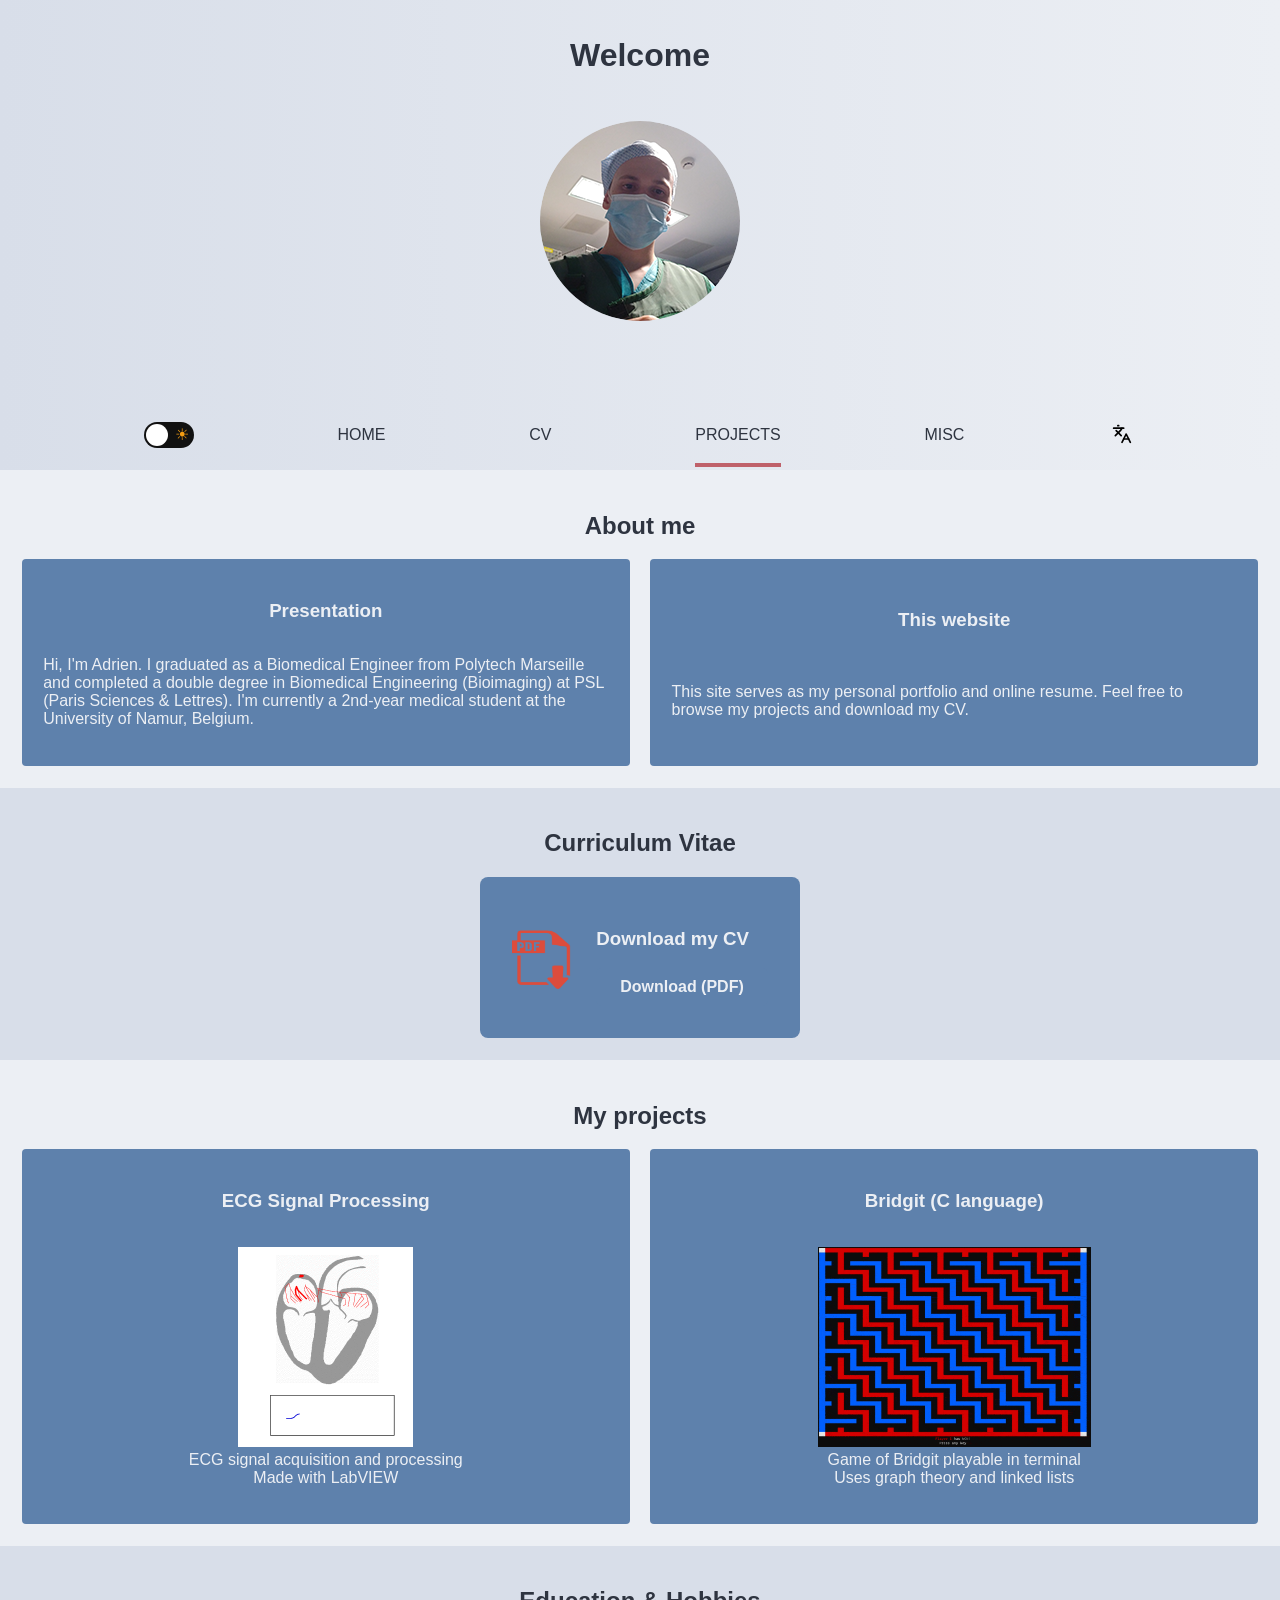
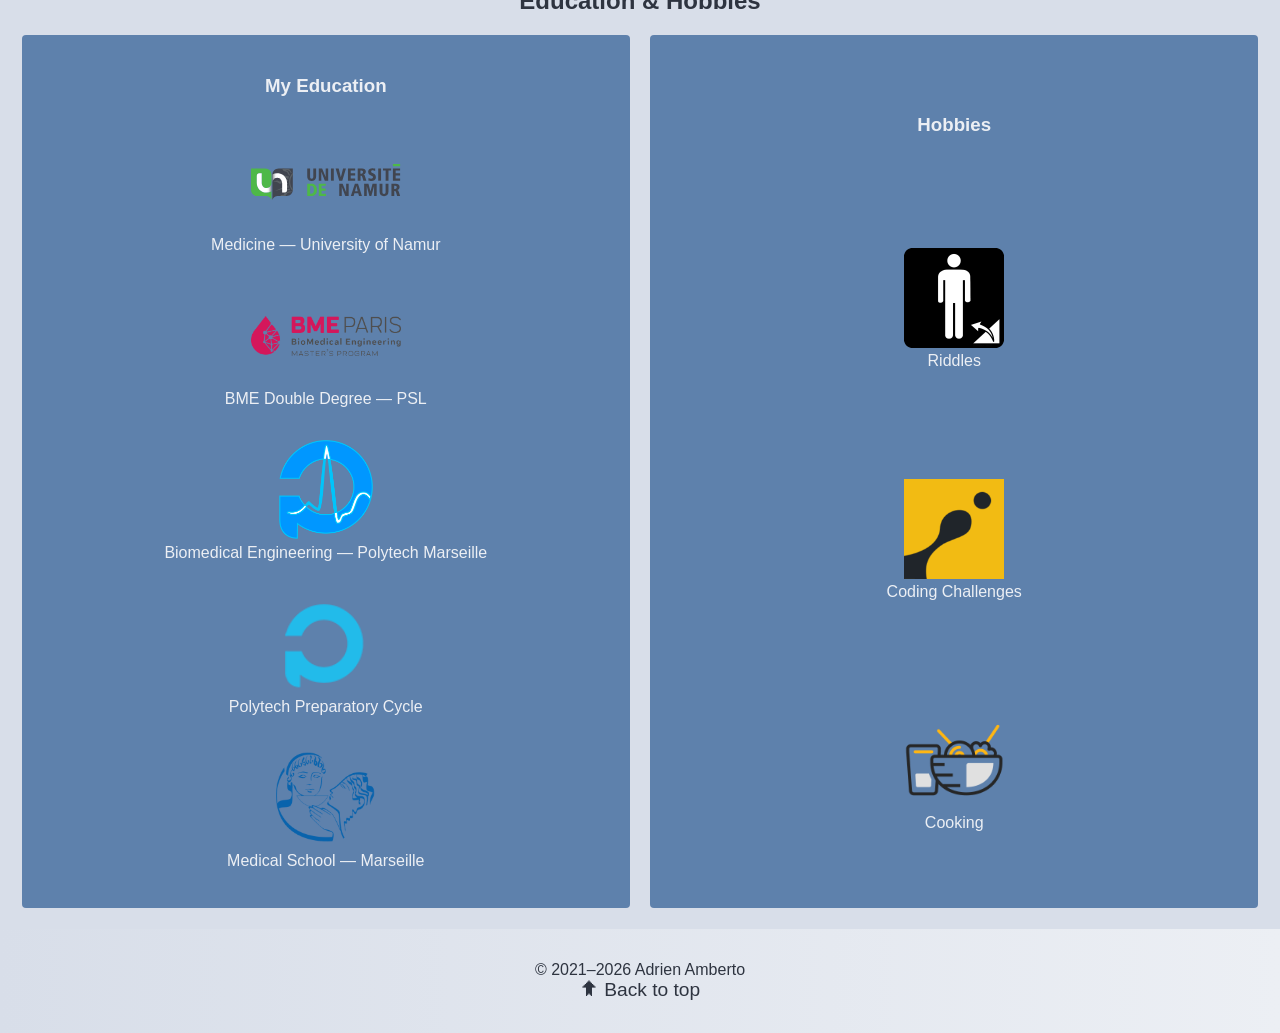
<file: index.html>
<!DOCTYPE html>
<html lang="en">
<head>
    <meta charset="UTF-8"/>
    <meta name="author" content="Adrien Amberto"/>
    <meta name="description" content="Adrien Amberto — Biomedical Engineer and Medical Student. Portfolio, CV, and projects."/>
    <meta name="keywords" content="Adrien Amberto, biomedical engineer, medical student, Polytech Marseille, PSL, Namur, portfolio"/>
    <meta property="og:image" content="img/pdp/pdp1.png"/>
    <meta name="viewport" content="width=device-width, initial-scale=1.0"/>
    <link rel="alternate" hreflang="fr" href="fr/index.html"/>
    <link rel="alternate" hreflang="en" href="index.html"/>
    <link rel="icon" type="image/svg+xml" href="img/icon/option2_AA_modern.svg"/>
    <link rel="icon" type="image/png" sizes="32x32" href="img/icon/favicon-32x32.png"/>
    <link rel="icon" type="image/png" sizes="16x16" href="img/icon/favicon-16x16.png"/>
    <link rel="shortcut icon" href="img/icon/favicon.ico"/>
    <link rel="apple-touch-icon" sizes="180x180" href="img/icon/apple-touch-icon.png"/>
    <link rel="stylesheet" href="css/style.css"/>
    <link rel="stylesheet" href="css/dark.css"/>
    <link rel="stylesheet" href="css/light.css"/>
    <script defer src="js/script.js"></script>
    <title>Adrien Amberto</title>
</head>
<body class="light">
    <header>
        <h1>Welcome</h1>
        <img id="slider" class="pdp" src="img/pdp/pdp1.png" alt="Adrien Amberto"/>
    </header>

    <nav class="navbar">
        <button class="hamburger" aria-label="Menu" aria-expanded="false">
            <span class="hamburger-line"></span>
            <span class="hamburger-line"></span>
            <span class="hamburger-line"></span>
        </button>
        <ul class="navbar-nav">
            <li><input type="checkbox" name="theme" id="checkbox"/>
                <label for="checkbox" class="label">
                    <i class="icone moon">&#x263E;</i>
                    <i class="icone sun">&#x2600;</i>
                    <span class="ball"></span>
                </label>
            </li>
            <li><a href="#home" class="nav-item active">HOME</a></li>
            <li><a href="#resume" class="nav-item">CV</a></li>
            <li><a href="#project" class="nav-item">PROJECTS</a></li>
            <li><a href="#misc" class="nav-item">MISC</a></li>
            <li class="lang-dropdown">
                <button class="lang-btn" aria-label="Language"><svg xmlns="http://www.w3.org/2000/svg" width="20" height="20" viewBox="0 0 24 24" fill="none" stroke="currentColor" stroke-width="2" stroke-linecap="round" stroke-linejoin="round"><path d="m5 8 6 6"/><path d="m4 14 6-6 2-3"/><path d="M2 5h12"/><path d="M7 2h1"/><path d="m22 22-5-10-5 10"/><path d="M14 18h6"/></svg></button>
                <ul class="lang-menu">
                    <li><span class="lang-current">English</span></li>
                    <li><a href="fr/index.html">Français</a></li>
                </ul>
            </li>
        </ul>
    </nav>

    <main>
        <section id="home">
            <h2>About me</h2>
            <div class="grid">
                <article>
                    <h3>Presentation</h3>
                    <p>Hi, I'm Adrien. I graduated as a Biomedical Engineer from Polytech Marseille and completed a double degree in Biomedical Engineering (Bioimaging) at PSL (Paris Sciences & Lettres). I'm currently a 2nd-year medical student at the University of Namur, Belgium.</p>
                </article>
                <article>
                    <h3>This website</h3>
                    <p>This site serves as my personal portfolio and online resume. Feel free to browse my projects and download my CV.</p>
                </article>
            </div>
        </section>

        <section id="resume">
            <h2>Curriculum Vitae</h2>
            <div class="cv-card">
                <img src="img/misc/logo_pdf.png" alt="PDF" class="cv-icon"/>
                <div class="cv-info">
                    <h3>Download my CV</h3>
                    <a href="doc/cv/English_resume_AMBERTO_V2.pdf" download class="cv-download-btn">Download (PDF)</a>
                </div>
            </div>
        </section>

        <section id="project">
            <h2>My projects</h2>
            <div class="grid">
                <article>
                    <h3>ECG Signal Processing</h3>
                    <a href="doc/projet/projet labview.zip" download="ECG_labview.zip"><figure>
                        <img src="img/project/ECG.gif" alt="ECG animation"/></a>
                        <figcaption>ECG signal acquisition and processing<br/>Made with LabVIEW</figcaption>
                    </figure>
                </article>
                <article>
                    <h3>Bridgit (C language)</h3>
                    <a href="doc/projet/khana.c" download="bridgit.c"><figure>
                        <img src="img/project/bridgit.gif" alt="Bridgit game"/></a>
                        <figcaption>Game of Bridgit playable in terminal<br/>Uses graph theory and linked lists</figcaption>
                    </figure>
                </article>
            </div>
        </section>

        <section id="misc">
            <h2>Education & Hobbies</h2>
            <div class="grid">
                <article>
                    <h3>My Education</h3>
                    <figure>
                        <a href="https://www.unamur.be/fr/bachelier-en-medecine-2026-2027" target="_blank"><img src="img/formation/logo_unamur.svg" alt="University of Namur"/></a>
                        <figcaption>Medicine — University of Namur</figcaption>
                    </figure>
                    <figure>
                        <a href="https://www.psl.eu/sites/default/files/2020-07/Master%20BioMedical%20Engineering%20BME_%20PSL.pdf" target="_blank"><img src="img/formation/logo_psl.png" alt="PSL BME"/></a>
                        <figcaption>BME Double Degree — PSL</figcaption>
                    </figure>
                    <figure>
                        <a href="https://polytech.univ-amu.fr/formations/cycle-ingenieur/genie-biomedical" target="_blank"><img src="img/formation/logo_gbm.png" alt="Biomedical Engineering"/></a>
                        <figcaption>Biomedical Engineering — Polytech Marseille</figcaption>
                    </figure>
                    <figure>
                        <a href="https://polytech.univ-amu.fr/formations/cycle-preparatoire" target="_blank"><img src="img/formation/logo_poly.png" alt="Polytech Preparatory"/></a>
                        <figcaption>Polytech Preparatory Cycle</figcaption>
                    </figure>
                    <figure>
                        <a href="https://smpm.univ-amu.fr/" target="_blank"><img src="img/formation/logo_med.png" alt="Medical School"/></a>
                        <figcaption>Medical School — Marseille</figcaption>
                    </figure>
                </article>
                <article>
                    <h3>Hobbies</h3>
                    <figure>
                        <a href="http://www.ouverture-facile.com/enigmes/index.html" target="_blank"><img src="img/hobbies/of.png" alt="Ouverture Facile"/></a>
                        <figcaption>Riddles</figcaption>
                    </figure>
                    <figure>
                        <a href="https://www.codingame.com/start" target="_blank"><img src="img/hobbies/coding.png" alt="CodinGame"/></a>
                        <figcaption>Coding Challenges</figcaption>
                    </figure>
                    <figure>
                        <img src="img/hobbies/miam.png" alt="Cooking"/>
                        <figcaption>Cooking</figcaption>
                    </figure>
                </article>
            </div>
        </section>
    </main>

    <footer>
        <p id="copyright">
            &copy; 2021–2026 Adrien Amberto<br/>
            <a href="#" class="grand"><i class="icone">&#x1F899;</i> Back to top</a>
        </p>
    </footer>
</body>
</html>
</file>
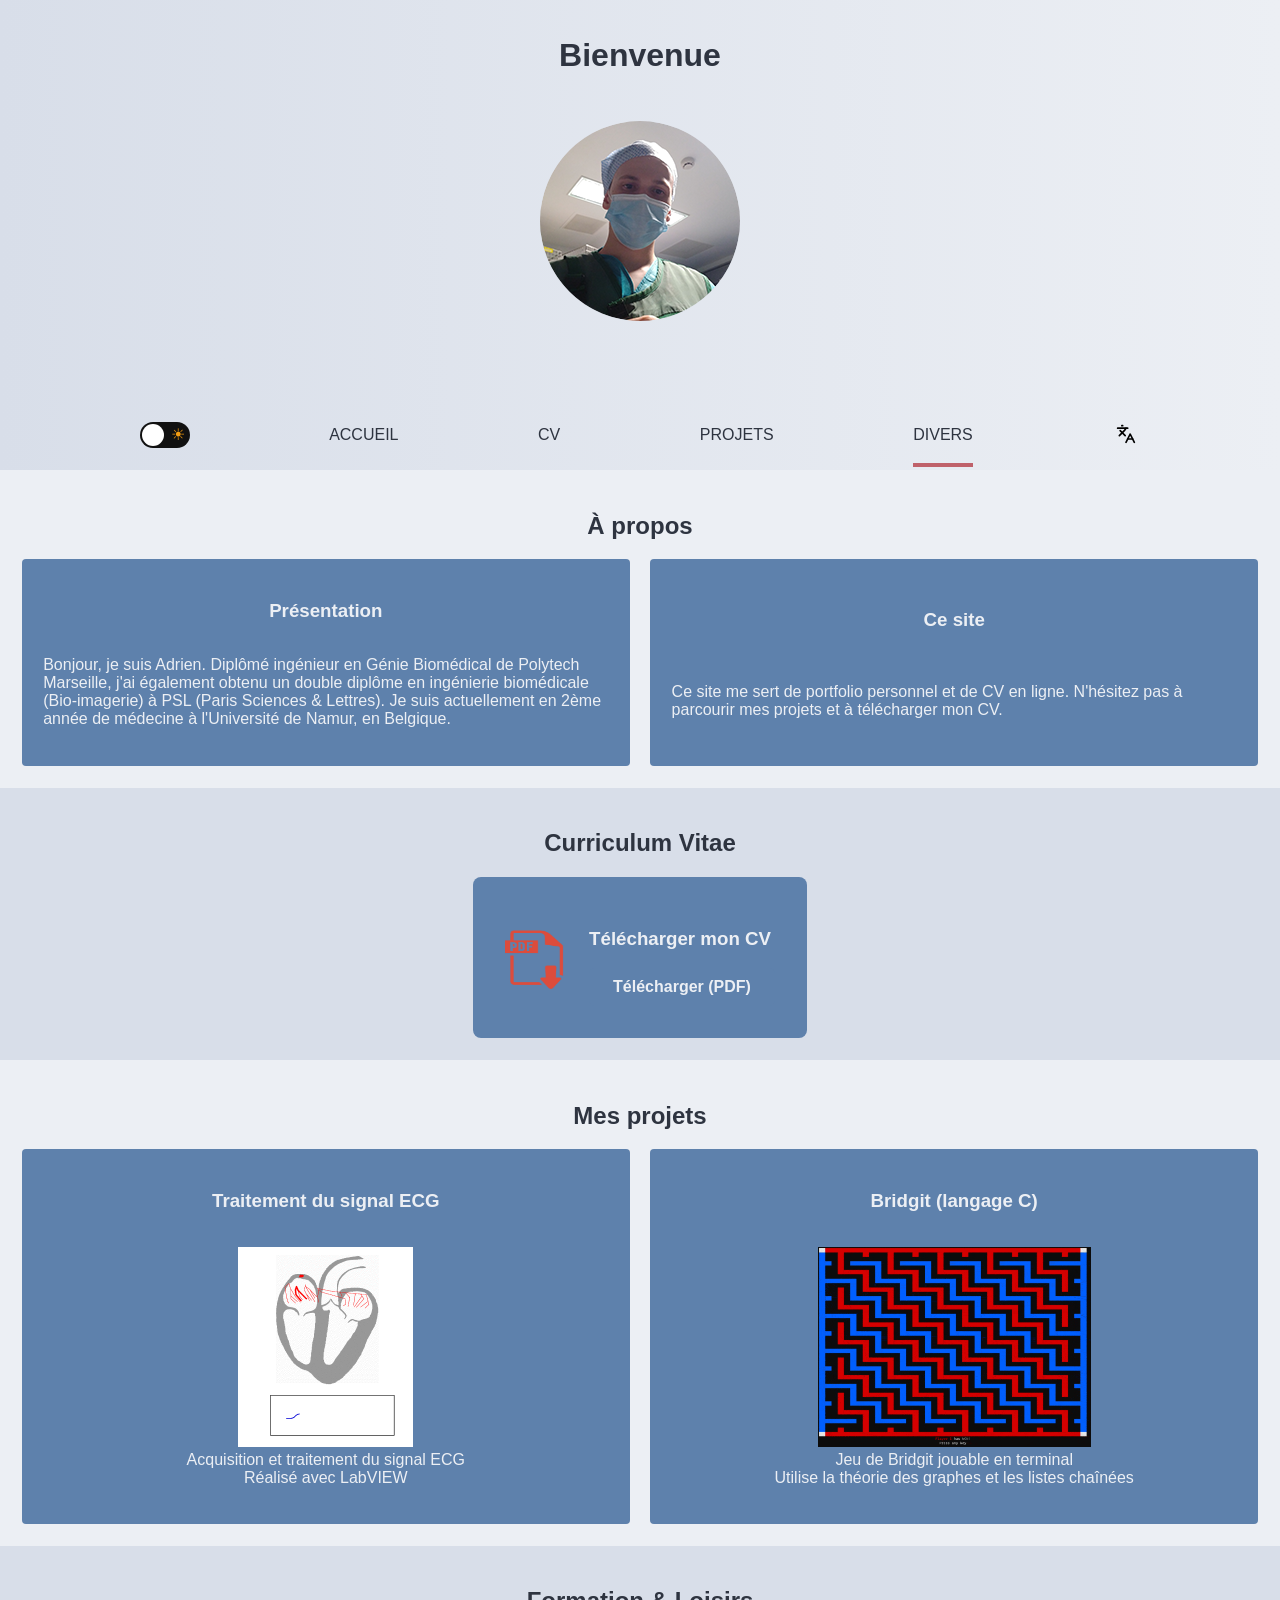
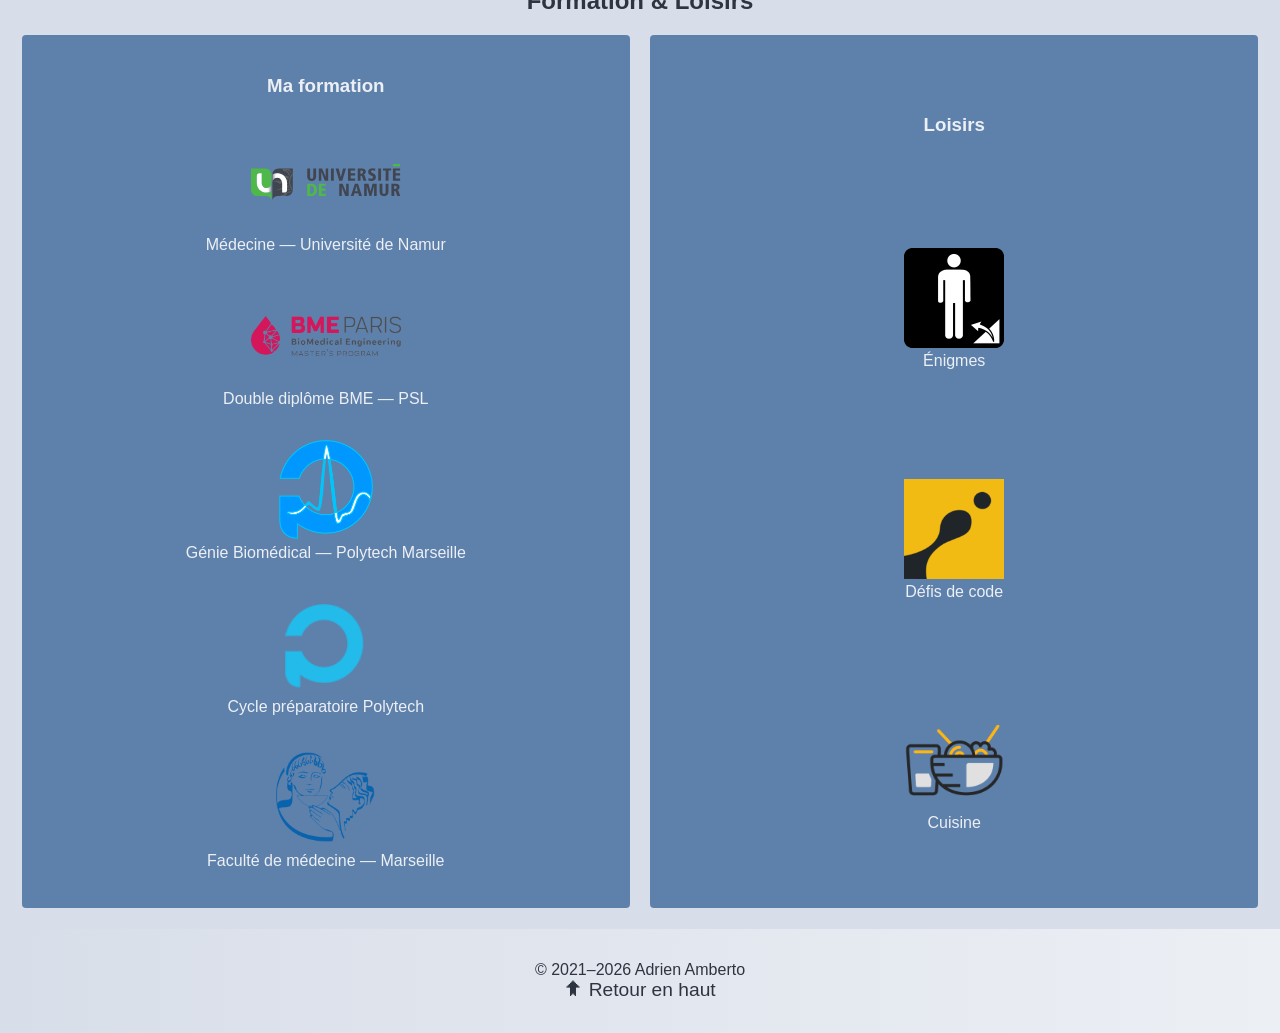
<file: fr/index.html>
<!DOCTYPE html>
<html lang="fr">
<head>
    <meta charset="UTF-8"/>
    <meta name="author" content="Adrien Amberto"/>
    <meta name="description" content="Adrien Amberto — Ingénieur biomédical et étudiant en médecine. Portfolio, CV et projets."/>
    <meta name="keywords" content="Adrien Amberto, ingénieur biomédical, étudiant médecine, Polytech Marseille, PSL, Namur, portfolio"/>
    <meta property="og:image" content="../img/pdp/pdp1.png"/>
    <meta name="viewport" content="width=device-width, initial-scale=1.0"/>
    <link rel="alternate" hreflang="en" href="../index.html"/>
    <link rel="alternate" hreflang="fr" href="index.html"/>
    <link rel="icon" type="image/svg+xml" href="../img/icon/option2_AA_modern.svg"/>
    <link rel="icon" type="image/png" sizes="32x32" href="../img/icon/favicon-32x32.png"/>
    <link rel="icon" type="image/png" sizes="16x16" href="../img/icon/favicon-16x16.png"/>
    <link rel="shortcut icon" href="../img/icon/favicon.ico"/>
    <link rel="apple-touch-icon" sizes="180x180" href="../img/icon/apple-touch-icon.png"/>
    <link rel="stylesheet" href="../css/style.css"/>
    <link rel="stylesheet" href="../css/dark.css"/>
    <link rel="stylesheet" href="../css/light.css"/>
    <script defer src="../js/script.js"></script>
    <title>Adrien Amberto</title>
</head>
<body class="light">
    <header>
        <h1>Bienvenue</h1>
        <img id="slider" class="pdp" src="../img/pdp/pdp1.png" alt="Adrien Amberto"/>
    </header>

    <nav class="navbar">
        <button class="hamburger" aria-label="Menu" aria-expanded="false">
            <span class="hamburger-line"></span>
            <span class="hamburger-line"></span>
            <span class="hamburger-line"></span>
        </button>
        <ul class="navbar-nav">
            <li><input type="checkbox" name="theme" id="checkbox"/>
                <label for="checkbox" class="label">
                    <i class="icone moon">&#x263E;</i>
                    <i class="icone sun">&#x2600;</i>
                    <span class="ball"></span>
                </label>
            </li>
            <li><a href="#home" class="nav-item active">ACCUEIL</a></li>
            <li><a href="#resume" class="nav-item">CV</a></li>
            <li><a href="#project" class="nav-item">PROJETS</a></li>
            <li><a href="#misc" class="nav-item">DIVERS</a></li>
            <li class="lang-dropdown">
                <button class="lang-btn" aria-label="Langue"><svg xmlns="http://www.w3.org/2000/svg" width="20" height="20" viewBox="0 0 24 24" fill="none" stroke="currentColor" stroke-width="2" stroke-linecap="round" stroke-linejoin="round"><path d="m5 8 6 6"/><path d="m4 14 6-6 2-3"/><path d="M2 5h12"/><path d="M7 2h1"/><path d="m22 22-5-10-5 10"/><path d="M14 18h6"/></svg></button>
                <ul class="lang-menu">
                    <li><a href="../index.html">English</a></li>
                    <li><span class="lang-current">Français</span></li>
                </ul>
            </li>
        </ul>
    </nav>

    <main>
        <section id="home">
            <h2>À propos</h2>
            <div class="grid">
                <article>
                    <h3>Présentation</h3>
                    <p>Bonjour, je suis Adrien. Diplômé ingénieur en Génie Biomédical de Polytech Marseille, j'ai également obtenu un double diplôme en ingénierie biomédicale (Bio-imagerie) à PSL (Paris Sciences & Lettres). Je suis actuellement en 2ème année de médecine à l'Université de Namur, en Belgique.</p>
                </article>
                <article>
                    <h3>Ce site</h3>
                    <p>Ce site me sert de portfolio personnel et de CV en ligne. N'hésitez pas à parcourir mes projets et à télécharger mon CV.</p>
                </article>
            </div>
        </section>

        <section id="resume">
            <h2>Curriculum Vitae</h2>
            <div class="cv-card">
                <img src="../img/misc/logo_pdf.png" alt="PDF" class="cv-icon"/>
                <div class="cv-info">
                    <h3>Télécharger mon CV</h3>
                    <a href="../doc/cv/cv.pdf" download class="cv-download-btn">Télécharger (PDF)</a>
                </div>
            </div>
        </section>

        <section id="project">
            <h2>Mes projets</h2>
            <div class="grid">
                <article>
                    <h3>Traitement du signal ECG</h3>
                    <a href="../doc/projet/projet labview.zip" download="ECG_labview.zip"><figure>
                        <img src="../img/project/ECG.gif" alt="Animation ECG"/></a>
                        <figcaption>Acquisition et traitement du signal ECG<br/>Réalisé avec LabVIEW</figcaption>
                    </figure>
                </article>
                <article>
                    <h3>Bridgit (langage C)</h3>
                    <a href="../doc/projet/khana.c" download="bridgit.c"><figure>
                        <img src="../img/project/bridgit.gif" alt="Jeu de Bridgit"/></a>
                        <figcaption>Jeu de Bridgit jouable en terminal<br/>Utilise la théorie des graphes et les listes chaînées</figcaption>
                    </figure>
                </article>
            </div>
        </section>

        <section id="misc">
            <h2>Formation & Loisirs</h2>
            <div class="grid">
                <article>
                    <h3>Ma formation</h3>
                    <figure>
                        <a href="https://www.unamur.be/fr/bachelier-en-medecine-2026-2027" target="_blank"><img src="../img/formation/logo_unamur.svg" alt="Université de Namur"/></a>
                        <figcaption>Médecine — Université de Namur</figcaption>
                    </figure>
                    <figure>
                        <a href="https://www.psl.eu/sites/default/files/2020-07/Master%20BioMedical%20Engineering%20BME_%20PSL.pdf" target="_blank"><img src="../img/formation/logo_psl.png" alt="PSL BME"/></a>
                        <figcaption>Double diplôme BME — PSL</figcaption>
                    </figure>
                    <figure>
                        <a href="https://polytech.univ-amu.fr/formations/cycle-ingenieur/genie-biomedical" target="_blank"><img src="../img/formation/logo_gbm.png" alt="Génie Biomédical"/></a>
                        <figcaption>Génie Biomédical — Polytech Marseille</figcaption>
                    </figure>
                    <figure>
                        <a href="https://polytech.univ-amu.fr/formations/cycle-preparatoire" target="_blank"><img src="../img/formation/logo_poly.png" alt="Cycle préparatoire"/></a>
                        <figcaption>Cycle préparatoire Polytech</figcaption>
                    </figure>
                    <figure>
                        <a href="https://smpm.univ-amu.fr/" target="_blank"><img src="../img/formation/logo_med.png" alt="Faculté de médecine"/></a>
                        <figcaption>Faculté de médecine — Marseille</figcaption>
                    </figure>
                </article>
                <article>
                    <h3>Loisirs</h3>
                    <figure>
                        <a href="http://www.ouverture-facile.com/enigmes/index.html" target="_blank"><img src="../img/hobbies/of.png" alt="Ouverture Facile"/></a>
                        <figcaption>Énigmes</figcaption>
                    </figure>
                    <figure>
                        <a href="https://www.codingame.com/start" target="_blank"><img src="../img/hobbies/coding.png" alt="CodinGame"/></a>
                        <figcaption>Défis de code</figcaption>
                    </figure>
                    <figure>
                        <img src="../img/hobbies/miam.png" alt="Cuisine"/>
                        <figcaption>Cuisine</figcaption>
                    </figure>
                </article>
            </div>
        </section>
    </main>

    <footer>
        <p id="copyright">
            &copy; 2021–2026 Adrien Amberto<br/>
            <a href="#" class="grand"><i class="icone">&#x1F899;</i> Retour en haut</a>
        </p>
    </footer>
</body>
</html>
</file>
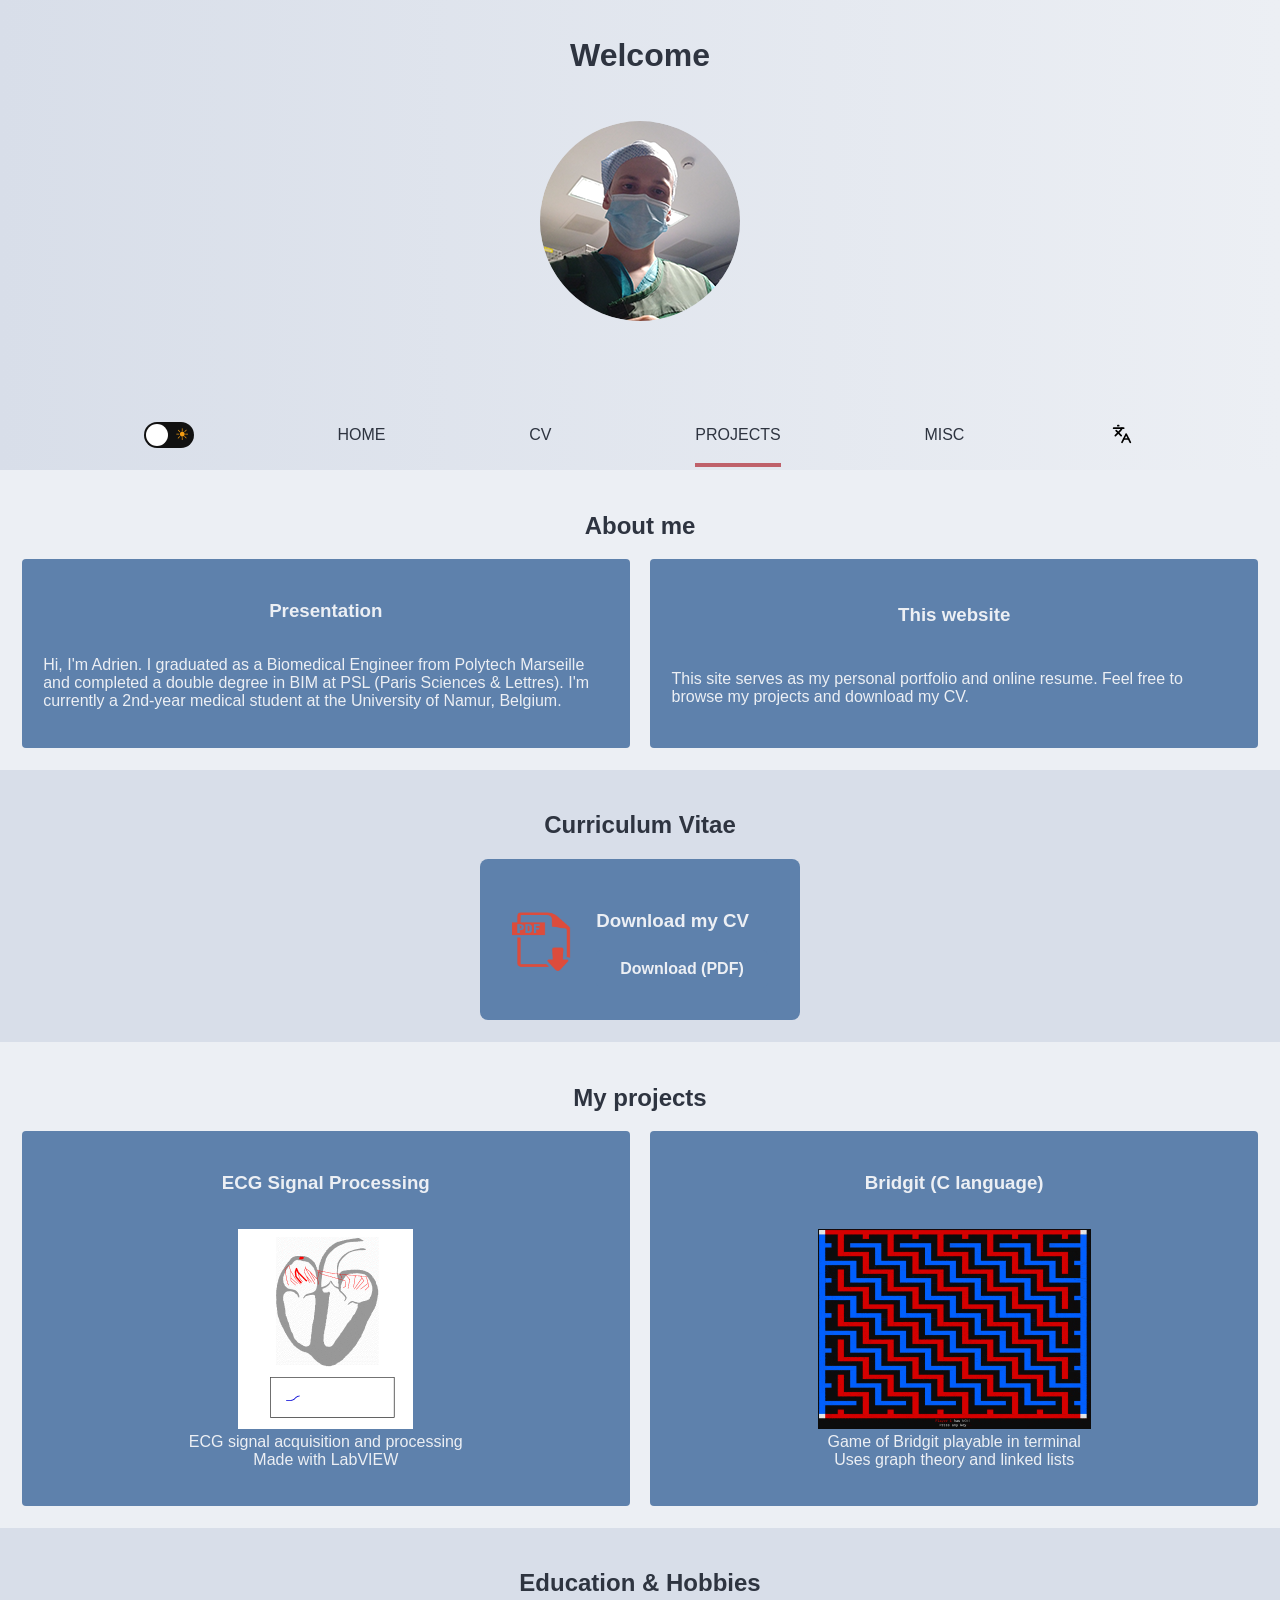
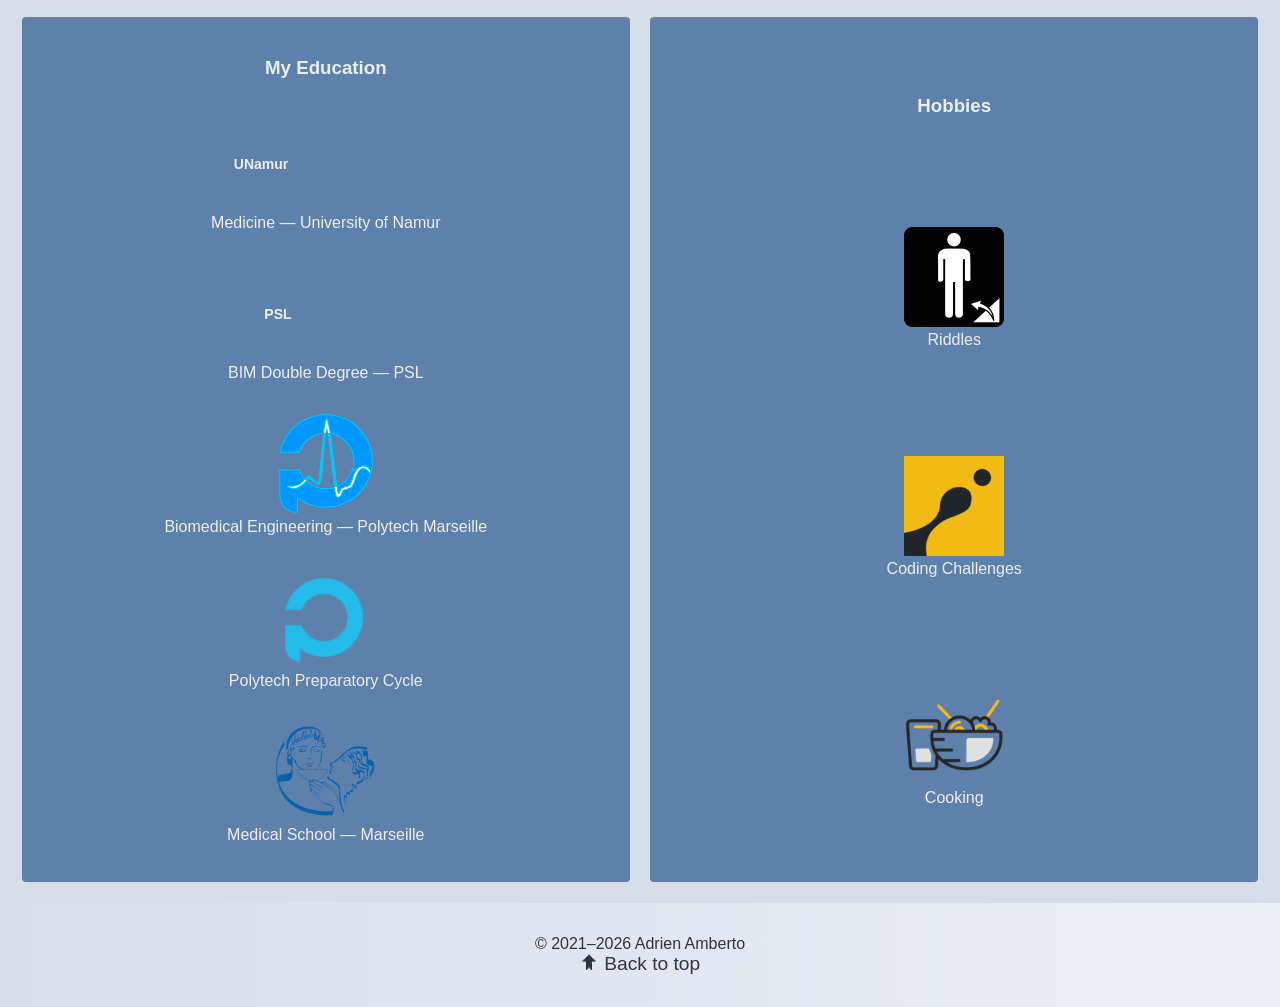
<file: www/index.html>
<!DOCTYPE html>
<html lang="en">
<head>
    <meta charset="UTF-8"/>
    <meta name="author" content="Adrien Amberto"/>
    <meta name="description" content="Adrien Amberto — Biomedical Engineer and Medical Student. Portfolio, CV, and projects."/>
    <meta name="keywords" content="Adrien Amberto, biomedical engineer, medical student, Polytech Marseille, PSL, Namur, portfolio"/>
    <meta property="og:image" content="img/pdp/pdp1.png"/>
    <meta name="viewport" content="width=device-width, initial-scale=1.0"/>
    <link rel="alternate" hreflang="fr" href="fr/index.html"/>
    <link rel="alternate" hreflang="en" href="index.html"/>
    <link rel="apple-touch-icon" href="img/icon/apple-touch-icon.png"/>
    <link rel="icon" type="image/png" sizes="32x32" href="img/icon/favicon-32x32.png"/>
    <link rel="icon" type="image/png" sizes="16x16" href="img/icon/favicon-16x16.png"/>
    <link rel="shortcut icon" href="img/icon/favicon.ico"/>
    <link rel="stylesheet" href="css/style.css"/>
    <link rel="stylesheet" href="css/dark.css"/>
    <link rel="stylesheet" href="css/light.css"/>
    <script defer src="js/script.js"></script>
    <title>Adrien Amberto</title>
</head>
<body class="light">
    <header>
        <h1>Welcome</h1>
        <img id="slider" class="pdp" src="img/pdp/pdp1.png" alt="Adrien Amberto"/>
    </header>

    <nav class="navbar">
        <button class="hamburger" aria-label="Menu" aria-expanded="false">
            <span class="hamburger-line"></span>
            <span class="hamburger-line"></span>
            <span class="hamburger-line"></span>
        </button>
        <ul class="navbar-nav">
            <li><input type="checkbox" name="theme" id="checkbox"/>
                <label for="checkbox" class="label">
                    <i class="icone moon">&#x263E;</i>
                    <i class="icone sun">&#x2600;</i>
                    <span class="ball"></span>
                </label>
            </li>
            <li><a href="#home" class="nav-item active">HOME</a></li>
            <li><a href="#resume" class="nav-item">CV</a></li>
            <li><a href="#project" class="nav-item">PROJECTS</a></li>
            <li><a href="#misc" class="nav-item">MISC</a></li>
            <li class="lang-dropdown">
                <button class="lang-btn" aria-label="Language"><svg xmlns="http://www.w3.org/2000/svg" width="20" height="20" viewBox="0 0 24 24" fill="none" stroke="currentColor" stroke-width="2" stroke-linecap="round" stroke-linejoin="round"><path d="m5 8 6 6"/><path d="m4 14 6-6 2-3"/><path d="M2 5h12"/><path d="M7 2h1"/><path d="m22 22-5-10-5 10"/><path d="M14 18h6"/></svg></button>
                <ul class="lang-menu">
                    <li><span class="lang-current">English</span></li>
                    <li><a href="fr/index.html">Français</a></li>
                </ul>
            </li>
        </ul>
    </nav>

    <main>
        <section id="home">
            <h2>About me</h2>
            <div class="grid">
                <article>
                    <h3>Presentation</h3>
                    <p>Hi, I'm Adrien. I graduated as a Biomedical Engineer from Polytech Marseille and completed a double degree in BIM at PSL (Paris Sciences & Lettres). I'm currently a 2nd-year medical student at the University of Namur, Belgium.</p>
                </article>
                <article>
                    <h3>This website</h3>
                    <p>This site serves as my personal portfolio and online resume. Feel free to browse my projects and download my CV.</p>
                </article>
            </div>
        </section>

        <section id="resume">
            <h2>Curriculum Vitae</h2>
            <div class="cv-card">
                <img src="img/misc/logo_pdf.png" alt="PDF" class="cv-icon"/>
                <div class="cv-info">
                    <h3>Download my CV</h3>
                    <a href="doc/cv/English_resume_AMBERTO_V2.pdf" download class="cv-download-btn">Download (PDF)</a>
                </div>
            </div>
        </section>

        <section id="project">
            <h2>My projects</h2>
            <div class="grid">
                <article>
                    <h3>ECG Signal Processing</h3>
                    <a href="doc/projet/projet labview.zip" download="ECG_labview.zip"><figure>
                        <img src="img/project/ECG.gif" alt="ECG animation"/></a>
                        <figcaption>ECG signal acquisition and processing<br/>Made with LabVIEW</figcaption>
                    </figure>
                </article>
                <article>
                    <h3>Bridgit (C language)</h3>
                    <a href="doc/projet/khana.c" download="bridgit.c"><figure>
                        <img src="img/project/bridgit.gif" alt="Bridgit game"/></a>
                        <figcaption>Game of Bridgit playable in terminal<br/>Uses graph theory and linked lists</figcaption>
                    </figure>
                </article>
            </div>
        </section>

        <section id="misc">
            <h2>Education & Hobbies</h2>
            <div class="grid">
                <article>
                    <h3>My Education</h3>
                    <figure>
                        <a href="https://www.unamur.be/fr/medecine" target="_blank"><span class="text-logo">UNamur</span></a>
                        <figcaption>Medicine — University of Namur</figcaption>
                    </figure>
                    <figure>
                        <a href="https://psl.eu" target="_blank"><span class="text-logo">PSL</span></a>
                        <figcaption>BIM Double Degree — PSL</figcaption>
                    </figure>
                    <figure>
                        <a href="https://polytech.univ-amu.fr/formations/cycle-ingenieur/genie-biomedical" target="_blank"><img src="img/formation/logo_gbm.png" alt="Biomedical Engineering"/></a>
                        <figcaption>Biomedical Engineering — Polytech Marseille</figcaption>
                    </figure>
                    <figure>
                        <a href="https://polytech.univ-amu.fr/formations/cycle-preparatoire" target="_blank"><img src="img/formation/logo_poly.png" alt="Polytech Preparatory"/></a>
                        <figcaption>Polytech Preparatory Cycle</figcaption>
                    </figure>
                    <figure>
                        <a href="https://smpm.univ-amu.fr/" target="_blank"><img src="img/formation/logo_med.png" alt="Medical School"/></a>
                        <figcaption>Medical School — Marseille</figcaption>
                    </figure>
                </article>
                <article>
                    <h3>Hobbies</h3>
                    <figure>
                        <a href="http://www.ouverture-facile.com/enigmes/index.html" target="_blank"><img src="img/hobbies/of.png" alt="Ouverture Facile"/></a>
                        <figcaption>Riddles</figcaption>
                    </figure>
                    <figure>
                        <a href="https://www.codingame.com/start" target="_blank"><img src="img/hobbies/coding.png" alt="CodinGame"/></a>
                        <figcaption>Coding Challenges</figcaption>
                    </figure>
                    <figure>
                        <img src="img/hobbies/miam.png" alt="Cooking"/>
                        <figcaption>Cooking</figcaption>
                    </figure>
                </article>
            </div>
        </section>
    </main>

    <footer>
        <p id="copyright">
            &copy; 2021–2026 Adrien Amberto<br/>
            <a href="#" class="grand"><i class="icone">&#x1F899;</i> Back to top</a>
        </p>
    </footer>
</body>
</html>
</file>
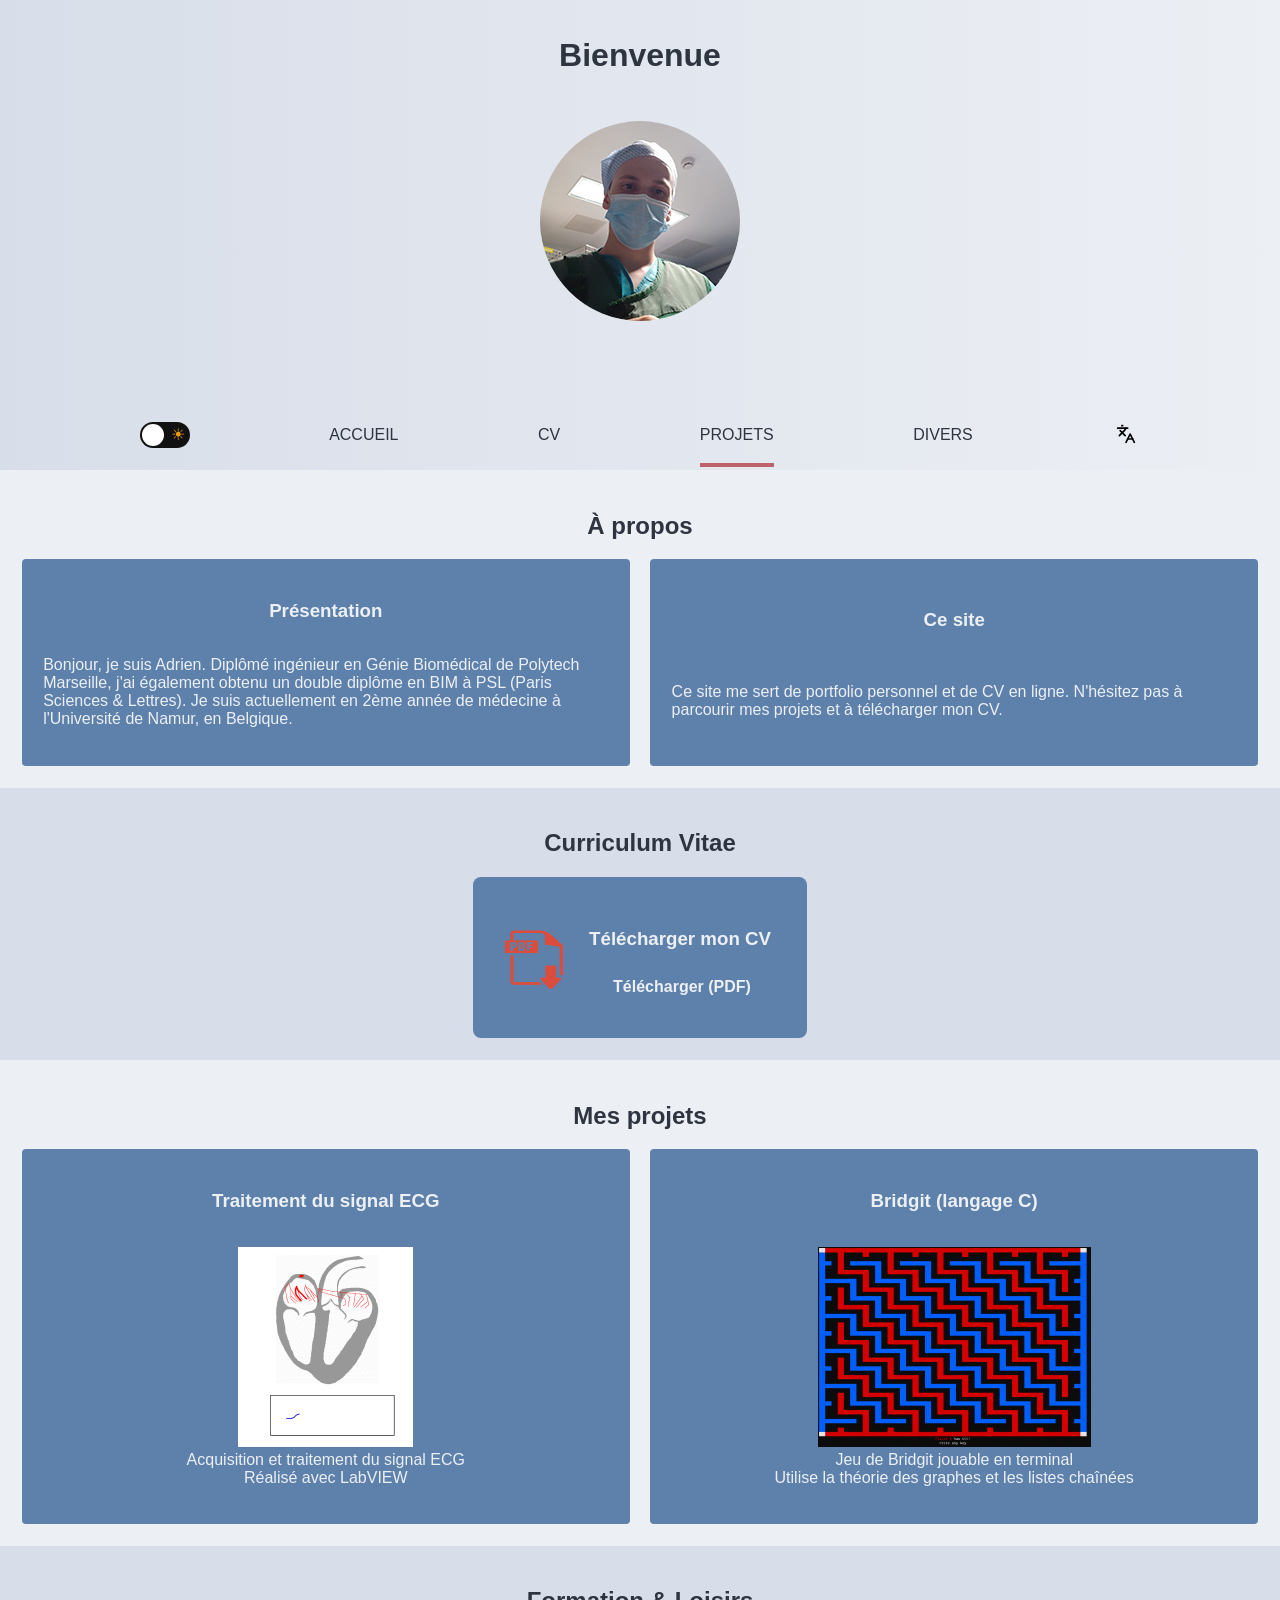
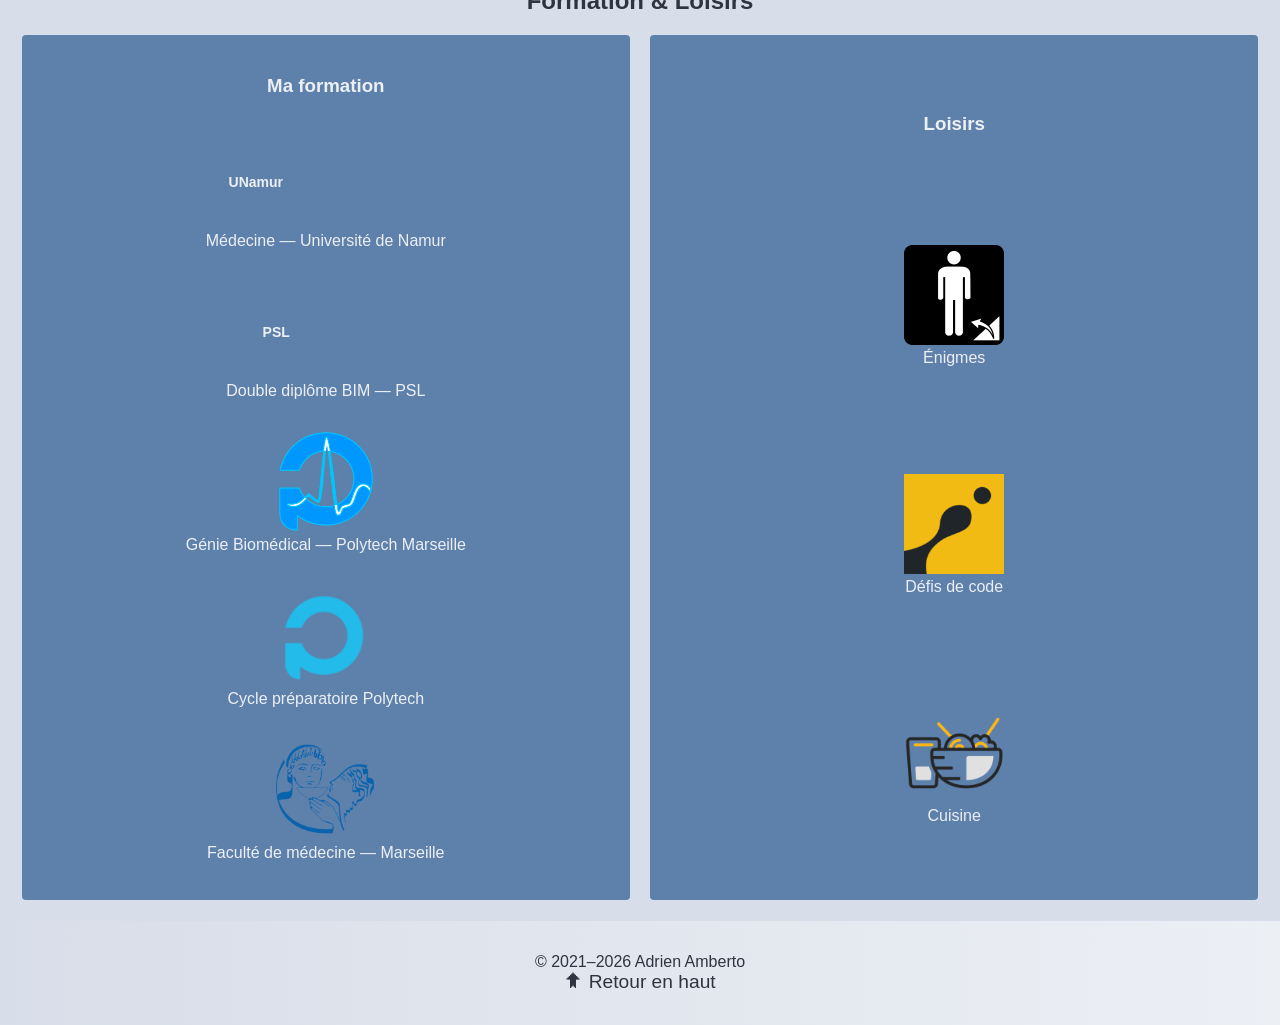
<file: www/fr/index.html>
<!DOCTYPE html>
<html lang="fr">
<head>
    <meta charset="UTF-8"/>
    <meta name="author" content="Adrien Amberto"/>
    <meta name="description" content="Adrien Amberto — Ingénieur biomédical et étudiant en médecine. Portfolio, CV et projets."/>
    <meta name="keywords" content="Adrien Amberto, ingénieur biomédical, étudiant médecine, Polytech Marseille, PSL, Namur, portfolio"/>
    <meta property="og:image" content="../img/pdp/pdp1.png"/>
    <meta name="viewport" content="width=device-width, initial-scale=1.0"/>
    <link rel="alternate" hreflang="en" href="../index.html"/>
    <link rel="alternate" hreflang="fr" href="index.html"/>
    <link rel="apple-touch-icon" href="../img/icon/apple-touch-icon.png"/>
    <link rel="icon" type="image/png" sizes="32x32" href="../img/icon/favicon-32x32.png"/>
    <link rel="icon" type="image/png" sizes="16x16" href="../img/icon/favicon-16x16.png"/>
    <link rel="shortcut icon" href="../img/icon/favicon.ico"/>
    <link rel="stylesheet" href="../css/style.css"/>
    <link rel="stylesheet" href="../css/dark.css"/>
    <link rel="stylesheet" href="../css/light.css"/>
    <script defer src="../js/script.js"></script>
    <title>Adrien Amberto</title>
</head>
<body class="light">
    <header>
        <h1>Bienvenue</h1>
        <img id="slider" class="pdp" src="../img/pdp/pdp1.png" alt="Adrien Amberto"/>
    </header>

    <nav class="navbar">
        <button class="hamburger" aria-label="Menu" aria-expanded="false">
            <span class="hamburger-line"></span>
            <span class="hamburger-line"></span>
            <span class="hamburger-line"></span>
        </button>
        <ul class="navbar-nav">
            <li><input type="checkbox" name="theme" id="checkbox"/>
                <label for="checkbox" class="label">
                    <i class="icone moon">&#x263E;</i>
                    <i class="icone sun">&#x2600;</i>
                    <span class="ball"></span>
                </label>
            </li>
            <li><a href="#home" class="nav-item active">ACCUEIL</a></li>
            <li><a href="#resume" class="nav-item">CV</a></li>
            <li><a href="#project" class="nav-item">PROJETS</a></li>
            <li><a href="#misc" class="nav-item">DIVERS</a></li>
            <li class="lang-dropdown">
                <button class="lang-btn" aria-label="Langue"><svg xmlns="http://www.w3.org/2000/svg" width="20" height="20" viewBox="0 0 24 24" fill="none" stroke="currentColor" stroke-width="2" stroke-linecap="round" stroke-linejoin="round"><path d="m5 8 6 6"/><path d="m4 14 6-6 2-3"/><path d="M2 5h12"/><path d="M7 2h1"/><path d="m22 22-5-10-5 10"/><path d="M14 18h6"/></svg></button>
                <ul class="lang-menu">
                    <li><a href="../index.html">English</a></li>
                    <li><span class="lang-current">Français</span></li>
                </ul>
            </li>
        </ul>
    </nav>

    <main>
        <section id="home">
            <h2>À propos</h2>
            <div class="grid">
                <article>
                    <h3>Présentation</h3>
                    <p>Bonjour, je suis Adrien. Diplômé ingénieur en Génie Biomédical de Polytech Marseille, j'ai également obtenu un double diplôme en BIM à PSL (Paris Sciences & Lettres). Je suis actuellement en 2ème année de médecine à l'Université de Namur, en Belgique.</p>
                </article>
                <article>
                    <h3>Ce site</h3>
                    <p>Ce site me sert de portfolio personnel et de CV en ligne. N'hésitez pas à parcourir mes projets et à télécharger mon CV.</p>
                </article>
            </div>
        </section>

        <section id="resume">
            <h2>Curriculum Vitae</h2>
            <div class="cv-card">
                <img src="../img/misc/logo_pdf.png" alt="PDF" class="cv-icon"/>
                <div class="cv-info">
                    <h3>Télécharger mon CV</h3>
                    <a href="../doc/cv/cv.pdf" download class="cv-download-btn">Télécharger (PDF)</a>
                </div>
            </div>
        </section>

        <section id="project">
            <h2>Mes projets</h2>
            <div class="grid">
                <article>
                    <h3>Traitement du signal ECG</h3>
                    <a href="../doc/projet/projet labview.zip" download="ECG_labview.zip"><figure>
                        <img src="../img/project/ECG.gif" alt="Animation ECG"/></a>
                        <figcaption>Acquisition et traitement du signal ECG<br/>Réalisé avec LabVIEW</figcaption>
                    </figure>
                </article>
                <article>
                    <h3>Bridgit (langage C)</h3>
                    <a href="../doc/projet/khana.c" download="bridgit.c"><figure>
                        <img src="../img/project/bridgit.gif" alt="Jeu de Bridgit"/></a>
                        <figcaption>Jeu de Bridgit jouable en terminal<br/>Utilise la théorie des graphes et les listes chaînées</figcaption>
                    </figure>
                </article>
            </div>
        </section>

        <section id="misc">
            <h2>Formation & Loisirs</h2>
            <div class="grid">
                <article>
                    <h3>Ma formation</h3>
                    <figure>
                        <a href="https://www.unamur.be/fr/medecine" target="_blank"><span class="text-logo">UNamur</span></a>
                        <figcaption>Médecine — Université de Namur</figcaption>
                    </figure>
                    <figure>
                        <a href="https://psl.eu" target="_blank"><span class="text-logo">PSL</span></a>
                        <figcaption>Double diplôme BIM — PSL</figcaption>
                    </figure>
                    <figure>
                        <a href="https://polytech.univ-amu.fr/formations/cycle-ingenieur/genie-biomedical" target="_blank"><img src="../img/formation/logo_gbm.png" alt="Génie Biomédical"/></a>
                        <figcaption>Génie Biomédical — Polytech Marseille</figcaption>
                    </figure>
                    <figure>
                        <a href="https://polytech.univ-amu.fr/formations/cycle-preparatoire" target="_blank"><img src="../img/formation/logo_poly.png" alt="Cycle préparatoire"/></a>
                        <figcaption>Cycle préparatoire Polytech</figcaption>
                    </figure>
                    <figure>
                        <a href="https://smpm.univ-amu.fr/" target="_blank"><img src="../img/formation/logo_med.png" alt="Faculté de médecine"/></a>
                        <figcaption>Faculté de médecine — Marseille</figcaption>
                    </figure>
                </article>
                <article>
                    <h3>Loisirs</h3>
                    <figure>
                        <a href="http://www.ouverture-facile.com/enigmes/index.html" target="_blank"><img src="../img/hobbies/of.png" alt="Ouverture Facile"/></a>
                        <figcaption>Énigmes</figcaption>
                    </figure>
                    <figure>
                        <a href="https://www.codingame.com/start" target="_blank"><img src="../img/hobbies/coding.png" alt="CodinGame"/></a>
                        <figcaption>Défis de code</figcaption>
                    </figure>
                    <figure>
                        <img src="../img/hobbies/miam.png" alt="Cuisine"/>
                        <figcaption>Cuisine</figcaption>
                    </figure>
                </article>
            </div>
        </section>
    </main>

    <footer>
        <p id="copyright">
            &copy; 2021–2026 Adrien Amberto<br/>
            <a href="#" class="grand"><i class="icone">&#x1F899;</i> Retour en haut</a>
        </p>
    </footer>
</body>
</html>
</file>
<file: css/style.css>
/**************** General **************/
* {
    box-sizing: border-box;
    scroll-behavior: smooth;
    border: 0;
}

body {
    margin: 0;
    padding: 0;
    font-family: 'Segoe UI', Tahoma, Geneva, Verdana, sans-serif;
    font-size: 16px !important;
}

section, article, main {
    transition: background-color 500ms ease-in-out;
}

a {
    color: currentColor;
    text-decoration: none;
}

img {
    max-width: 100%;
    height: auto;
    transition: transform 500ms ease-out;
}

img:hover {
    transform: scale(1.1);
}

figure {
    text-align: center;
}

.grand {
    font-size: larger;
}
/***************************************/

/***************** Header **************/
header {
    padding: 1em;
    margin-bottom: 0;
    padding-bottom: 3.5em;
    min-height: 400px;
    text-align: center;
}

.pdp {
    margin-top: 2%;
    border-radius: 50%;
    width: 200px;
    height: 200px;
    object-fit: cover;
}

#slider {
    opacity: 1;
    transition: opacity 1.5s;
}

#slider.fadeOut {
    opacity: 0;
}
/***************************************/

/**************** Navbar ***************/
ul {
    list-style-type: none;
    margin: 0;
    padding: 0;
}

.navbar {
    position: sticky;
    top: 0;
    height: 70px;
    width: 100%;
    z-index: 99;
}

.navbar-nav {
    display: flex;
    align-items: center;
    justify-content: space-evenly;
    height: 100%;
}

.navbar-nav a {
    padding-bottom: 20px;
    transition: border-bottom .25s ease-out;
}

.navbar-nav a:hover {
    border-bottom: solid 4px #5e81ac;
}

.active {
    border-bottom: 4px solid #bf616a;
}

.lang-dropdown {
    position: relative;
    padding: 20px 40px;
    margin: -20px -40px;
}

.lang-btn {
    background: none;
    cursor: pointer;
    font-size: 20px;
    padding: 4px;
    line-height: 1;
}

.lang-menu {
    display: none;
    position: absolute;
    right: 0;
    top: 100%;
    background: #eceff4;
    border-radius: 4px;
    box-shadow: 0 2px 8px rgba(0,0,0,0.2);
    padding: 4px 0;
    min-width: 120px;
    z-index: 200;
}

.dark .lang-menu {
    background: #3b4252;
}

.lang-dropdown:hover .lang-menu {
    display: block;
}

.lang-menu li {
    padding: 6px 12px;
}

.lang-menu a:hover {
    text-decoration: underline;
    border-bottom: none;
}

.lang-current {
    opacity: 0.5;
}

/**************** Bouton ***************/
.icone {
    display: inline-block;
    user-select: none;
    font-style: normal;
    font-variant: normal;
    text-rendering: auto;
    line-height: 1;
}

#checkbox {
    opacity: 0;
    position: absolute;
}

.label {
    background-color: #111;
    display: flex;
    align-items: center;
    justify-content: space-between;
    border-radius: 50px;
    position: relative;
    padding: 5px;
    height: 26px;
    width: 50px;
}

.ball {
    background-color: #fff;
    border-radius: 50%;
    position: absolute;
    top: 2px;
    left: 2px;
    height: 22px;
    width: 22px;
    transition: transform 0.2s linear;
}

#checkbox:checked + .label .ball {
    transform: translateX(24px);
}

.moon {
    color: #f1c40f;
}

.sun {
    color: #f39c12;
}

/***************************************/

/*************** Hamburger Menu ***************/
.hamburger {
    display: none;
    background: none;
    cursor: pointer;
    padding: 10px;
    z-index: 100;
}

.hamburger-line {
    display: block;
    width: 25px;
    height: 3px;
    margin: 5px 0;
    background-color: currentColor;
    border-radius: 3px;
    transition: transform 0.3s, opacity 0.3s;
}
/***************************************/

/***************** Main ****************/
main {
    min-height: 1000px;
    padding: 0;
}

h2 {
    text-align: center;
}

section {
    padding: 1.35rem;
}

.grid {
    display: grid;
    gap: 20px;
    grid-template-columns: repeat(auto-fit, minmax(clamp(33.3333% - 20px, (40rem - 100%) * 999, 100%), 1fr));
}

article {
    display: flex;
    flex-direction: column;
    align-items: center;
    justify-content: space-around;
    padding: 1.35rem;
    border-radius: 4px;
    overflow: hidden;
}

#resume {
    display: flex;
    flex-direction: column;
    align-items: center;
    justify-content: center;
}

/************* CV Card *****************/
.cv-card {
    display: flex;
    align-items: center;
    gap: 20px;
    padding: 2rem;
    border-radius: 8px;
    max-width: 500px;
}

.cv-icon {
    width: 64px;
    height: 64px;
}

.cv-download-btn {
    display: inline-block;
    padding: 10px 24px;
    background-color: #5e81ac;
    color: #eceff4 !important;
    border-radius: 5px;
    text-decoration: none !important;
    font-weight: bold;
    transition: background-color 0.3s;
}

.cv-download-btn:hover {
    background-color: #81a1c1;
    transform: none;
}
/***************************************/

#project img {
    height: 200px;
    width: auto;
}

#misc img, #misc svg {
    width: 150px;
    height: 100px;
    object-fit: contain;
}

.text-logo {
    display: flex;
    align-items: center;
    justify-content: center;
    width: 100px;
    height: 100px;
    border-radius: 8px;
    background-color: #5e81ac;
    color: #eceff4;
    font-weight: bold;
    font-size: 14px;
    text-align: center;
    line-height: 1.2;
}

.text-logo:hover {
    transform: scale(1.1);
}
/***************************************/

/*************** Footer ****************/
footer {
    padding: 2em;
    text-align: center;
}

#copyright {
    margin: 0;
}
/***************************************/

/************* Responsive **************/
@media (max-width: 768px) {
    .hamburger {
        display: block;
        position: absolute;
        right: 15px;
        top: 15px;
    }

    .navbar {
        height: auto;
        min-height: 50px;
        position: sticky;
        top: 0;
    }

    .navbar-nav {
        flex-direction: column;
        align-items: stretch;
        display: none;
    }

    .navbar-nav.open {
        display: flex;
    }

    .navbar-nav li {
        text-align: center;
        padding: 12px 0;
    }

    .navbar-nav a {
        padding-bottom: 5px;
    }

    .navbar-nav li:first-child {
        display: flex;
        justify-content: center;
        padding: 10px 0;
    }

    .cv-card {
        flex-direction: column;
        text-align: center;
    }

    .pdp {
        width: 150px;
        height: 150px;
    }

    header {
        min-height: 300px;
        padding-bottom: 2em;
    }

    #project img {
        height: 150px;
    }
}

@media (max-width: 480px) {
    body {
        font-size: 14px !important;
    }

    .pdp {
        width: 120px;
        height: 120px;
    }

    header {
        min-height: 250px;
    }

    section {
        padding: 1rem 0.75rem;
    }

    #project img {
        height: 120px;
        width: auto;
    }
}
/***************************************/
</file>
<file: css/dark.css>
body.dark {
    color: #d8dee9;
}

body.dark, .dark header, .dark .navbar {
    background: linear-gradient(to right, #2e3440, #4c566a);
}

.dark article, .dark .cv-card {
    background-color: #4c566a;
}

.dark main > :nth-child(even) {
    background-color: #2e3440;
}

.dark main > :nth-child(odd) {
    background-color: #292E39;
}

.dark .text-logo {
    background-color: #4c566a;
}
</file>
<file: css/light.css>
body.light {
    color: #2e3440;
}

body.light, .light header, .light .navbar {
    background: linear-gradient(to right, #d8dee9, #eceff4);
}

.light article, .light .cv-card {
    background-color: #5e81ac;
    color: #eceff4;
}

.light main > :nth-child(even) {
    background-color: #d8dee9;
}

.light main > :nth-child(odd) {
    background-color: #eceff4;
}
</file>
<file: www/css/style.css>
/**************** General **************/
* {
    box-sizing: border-box;
    scroll-behavior: smooth;
    border: 0;
}

body {
    margin: 0;
    padding: 0;
    font-family: 'Segoe UI', Tahoma, Geneva, Verdana, sans-serif;
    font-size: 16px !important;
}

section, article, main {
    transition: background-color 500ms ease-in-out;
}

a {
    color: currentColor;
    text-decoration: none;
}

img {
    max-width: 100%;
    height: auto;
    transition: transform 500ms ease-out;
}

img:hover {
    transform: scale(1.1);
}

figure {
    text-align: center;
}

.grand {
    font-size: larger;
}
/***************************************/

/***************** Header **************/
header {
    padding: 1em;
    margin-bottom: 0;
    padding-bottom: 3.5em;
    min-height: 400px;
    text-align: center;
}

.pdp {
    margin-top: 2%;
    border-radius: 50%;
    width: 200px;
    height: 200px;
    object-fit: cover;
}

#slider {
    opacity: 1;
    transition: opacity 1.5s;
}

#slider.fadeOut {
    opacity: 0;
}
/***************************************/

/**************** Navbar ***************/
ul {
    list-style-type: none;
    margin: 0;
    padding: 0;
}

.navbar {
    position: sticky;
    top: 0;
    height: 70px;
    width: 100%;
    z-index: 99;
}

.navbar-nav {
    display: flex;
    align-items: center;
    justify-content: space-evenly;
    height: 100%;
}

.navbar-nav a {
    padding-bottom: 20px;
    transition: border-bottom .25s ease-out;
}

.navbar-nav a:hover {
    border-bottom: solid 4px #5e81ac;
}

.active {
    border-bottom: 4px solid #bf616a;
}

.lang-dropdown {
    position: relative;
    padding: 20px 40px;
    margin: -20px -40px;
}

.lang-btn {
    background: none;
    cursor: pointer;
    font-size: 20px;
    padding: 4px;
    line-height: 1;
}

.lang-menu {
    display: none;
    position: absolute;
    right: 0;
    top: 100%;
    background: #eceff4;
    border-radius: 4px;
    box-shadow: 0 2px 8px rgba(0,0,0,0.2);
    padding: 4px 0;
    min-width: 120px;
    z-index: 200;
}

.dark .lang-menu {
    background: #3b4252;
}

.lang-dropdown:hover .lang-menu {
    display: block;
}

.lang-menu li {
    padding: 6px 12px;
}

.lang-menu a:hover {
    text-decoration: underline;
    border-bottom: none;
}

.lang-current {
    opacity: 0.5;
}

/**************** Bouton ***************/
.icone {
    display: inline-block;
    user-select: none;
    font-style: normal;
    font-variant: normal;
    text-rendering: auto;
    line-height: 1;
}

#checkbox {
    opacity: 0;
    position: absolute;
}

.label {
    background-color: #111;
    display: flex;
    align-items: center;
    justify-content: space-between;
    border-radius: 50px;
    position: relative;
    padding: 5px;
    height: 26px;
    width: 50px;
}

.ball {
    background-color: #fff;
    border-radius: 50%;
    position: absolute;
    top: 2px;
    left: 2px;
    height: 22px;
    width: 22px;
    transition: transform 0.2s linear;
}

#checkbox:checked + .label .ball {
    transform: translateX(24px);
}

.moon {
    color: #f1c40f;
}

.sun {
    color: #f39c12;
}

/***************************************/

/*************** Hamburger Menu ***************/
.hamburger {
    display: none;
    background: none;
    cursor: pointer;
    padding: 10px;
    z-index: 100;
}

.hamburger-line {
    display: block;
    width: 25px;
    height: 3px;
    margin: 5px 0;
    background-color: currentColor;
    border-radius: 3px;
    transition: transform 0.3s, opacity 0.3s;
}
/***************************************/

/***************** Main ****************/
main {
    min-height: 1000px;
    padding: 0;
}

h2 {
    text-align: center;
}

section {
    padding: 1.35rem;
}

.grid {
    display: grid;
    gap: 20px;
    grid-template-columns: repeat(auto-fit, minmax(clamp(33.3333% - 20px, (40rem - 100%) * 999, 100%), 1fr));
}

article {
    display: flex;
    flex-direction: column;
    align-items: center;
    justify-content: space-around;
    padding: 1.35rem;
    border-radius: 4px;
    overflow: hidden;
}

#resume {
    display: flex;
    flex-direction: column;
    align-items: center;
    justify-content: center;
}

/************* CV Card *****************/
.cv-card {
    display: flex;
    align-items: center;
    gap: 20px;
    padding: 2rem;
    border-radius: 8px;
    max-width: 500px;
}

.cv-icon {
    width: 64px;
    height: 64px;
}

.cv-download-btn {
    display: inline-block;
    padding: 10px 24px;
    background-color: #5e81ac;
    color: #eceff4 !important;
    border-radius: 5px;
    text-decoration: none !important;
    font-weight: bold;
    transition: background-color 0.3s;
}

.cv-download-btn:hover {
    background-color: #81a1c1;
    transform: none;
}
/***************************************/

#project img {
    height: 200px;
    width: auto;
}

#misc img {
    width: 100px;
    height: 100px;
    object-fit: contain;
}

.text-logo {
    display: flex;
    align-items: center;
    justify-content: center;
    width: 100px;
    height: 100px;
    border-radius: 8px;
    background-color: #5e81ac;
    color: #eceff4;
    font-weight: bold;
    font-size: 14px;
    text-align: center;
    line-height: 1.2;
}

.text-logo:hover {
    transform: scale(1.1);
}
/***************************************/

/*************** Footer ****************/
footer {
    padding: 2em;
    text-align: center;
}

#copyright {
    margin: 0;
}
/***************************************/

/************* Responsive **************/
@media (max-width: 768px) {
    .hamburger {
        display: block;
        position: absolute;
        right: 15px;
        top: 15px;
    }

    .navbar {
        height: auto;
        min-height: 50px;
        position: sticky;
        top: 0;
    }

    .navbar-nav {
        flex-direction: column;
        align-items: stretch;
        display: none;
    }

    .navbar-nav.open {
        display: flex;
    }

    .navbar-nav li {
        text-align: center;
        padding: 12px 0;
    }

    .navbar-nav a {
        padding-bottom: 5px;
    }

    .navbar-nav li:first-child {
        display: flex;
        justify-content: center;
        padding: 10px 0;
    }

    .cv-card {
        flex-direction: column;
        text-align: center;
    }

    .pdp {
        width: 150px;
        height: 150px;
    }

    header {
        min-height: 300px;
        padding-bottom: 2em;
    }

    #project img {
        height: 150px;
    }
}

@media (max-width: 480px) {
    body {
        font-size: 14px !important;
    }

    .pdp {
        width: 120px;
        height: 120px;
    }

    header {
        min-height: 250px;
    }

    section {
        padding: 1rem 0.75rem;
    }

    #project img {
        height: 120px;
        width: auto;
    }
}
/***************************************/
</file>
<file: www/css/dark.css>
body.dark {
    color: #d8dee9;
}

body.dark, .dark header, .dark .navbar {
    background: linear-gradient(to right, #2e3440, #4c566a);
}

.dark article, .dark .cv-card {
    background-color: #4c566a;
}

.dark main > :nth-child(even) {
    background-color: #2e3440;
}

.dark main > :nth-child(odd) {
    background-color: #292E39;
}

.dark .text-logo {
    background-color: #4c566a;
}
</file>
<file: www/css/light.css>
body.light {
    color: #2e3440;
}

body.light, .light header, .light .navbar {
    background: linear-gradient(to right, #d8dee9, #eceff4);
}

.light article, .light .cv-card {
    background-color: #5e81ac;
    color: #eceff4;
}

.light main > :nth-child(even) {
    background-color: #d8dee9;
}

.light main > :nth-child(odd) {
    background-color: #eceff4;
}
</file>
